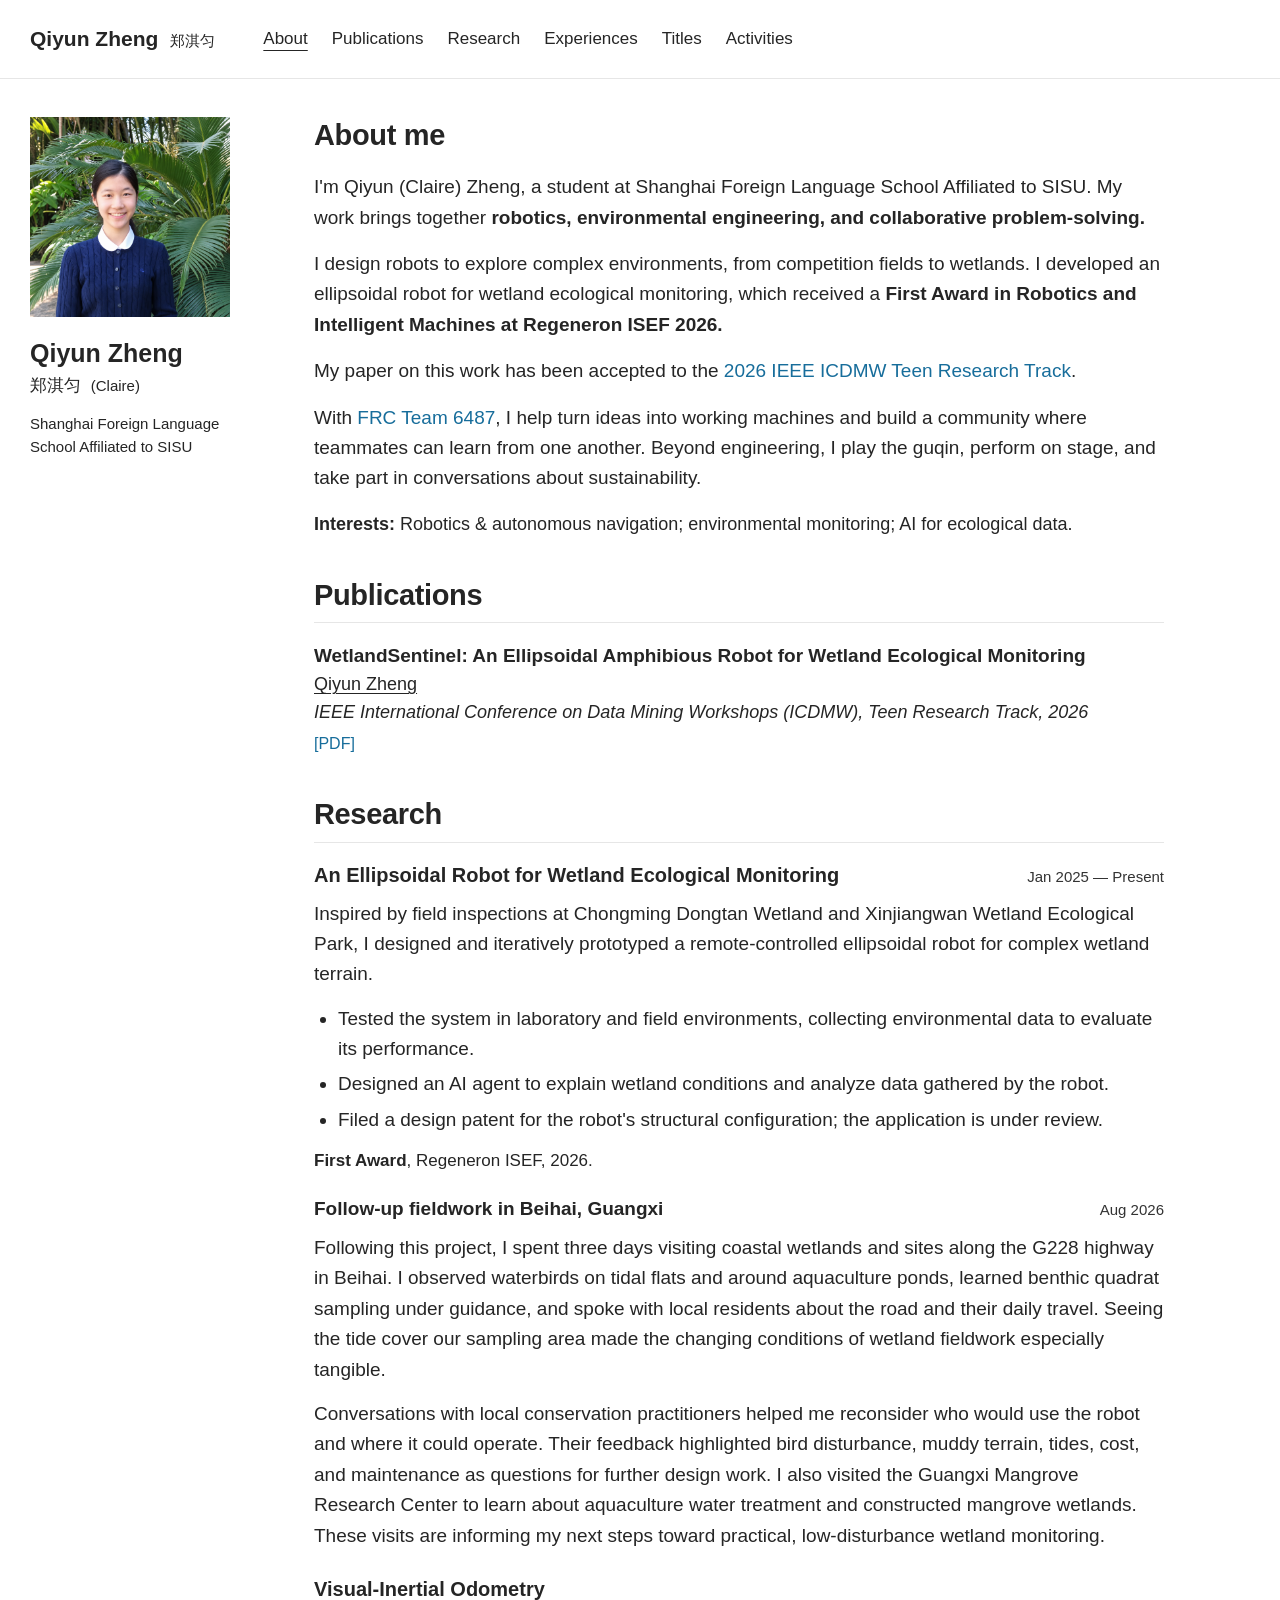
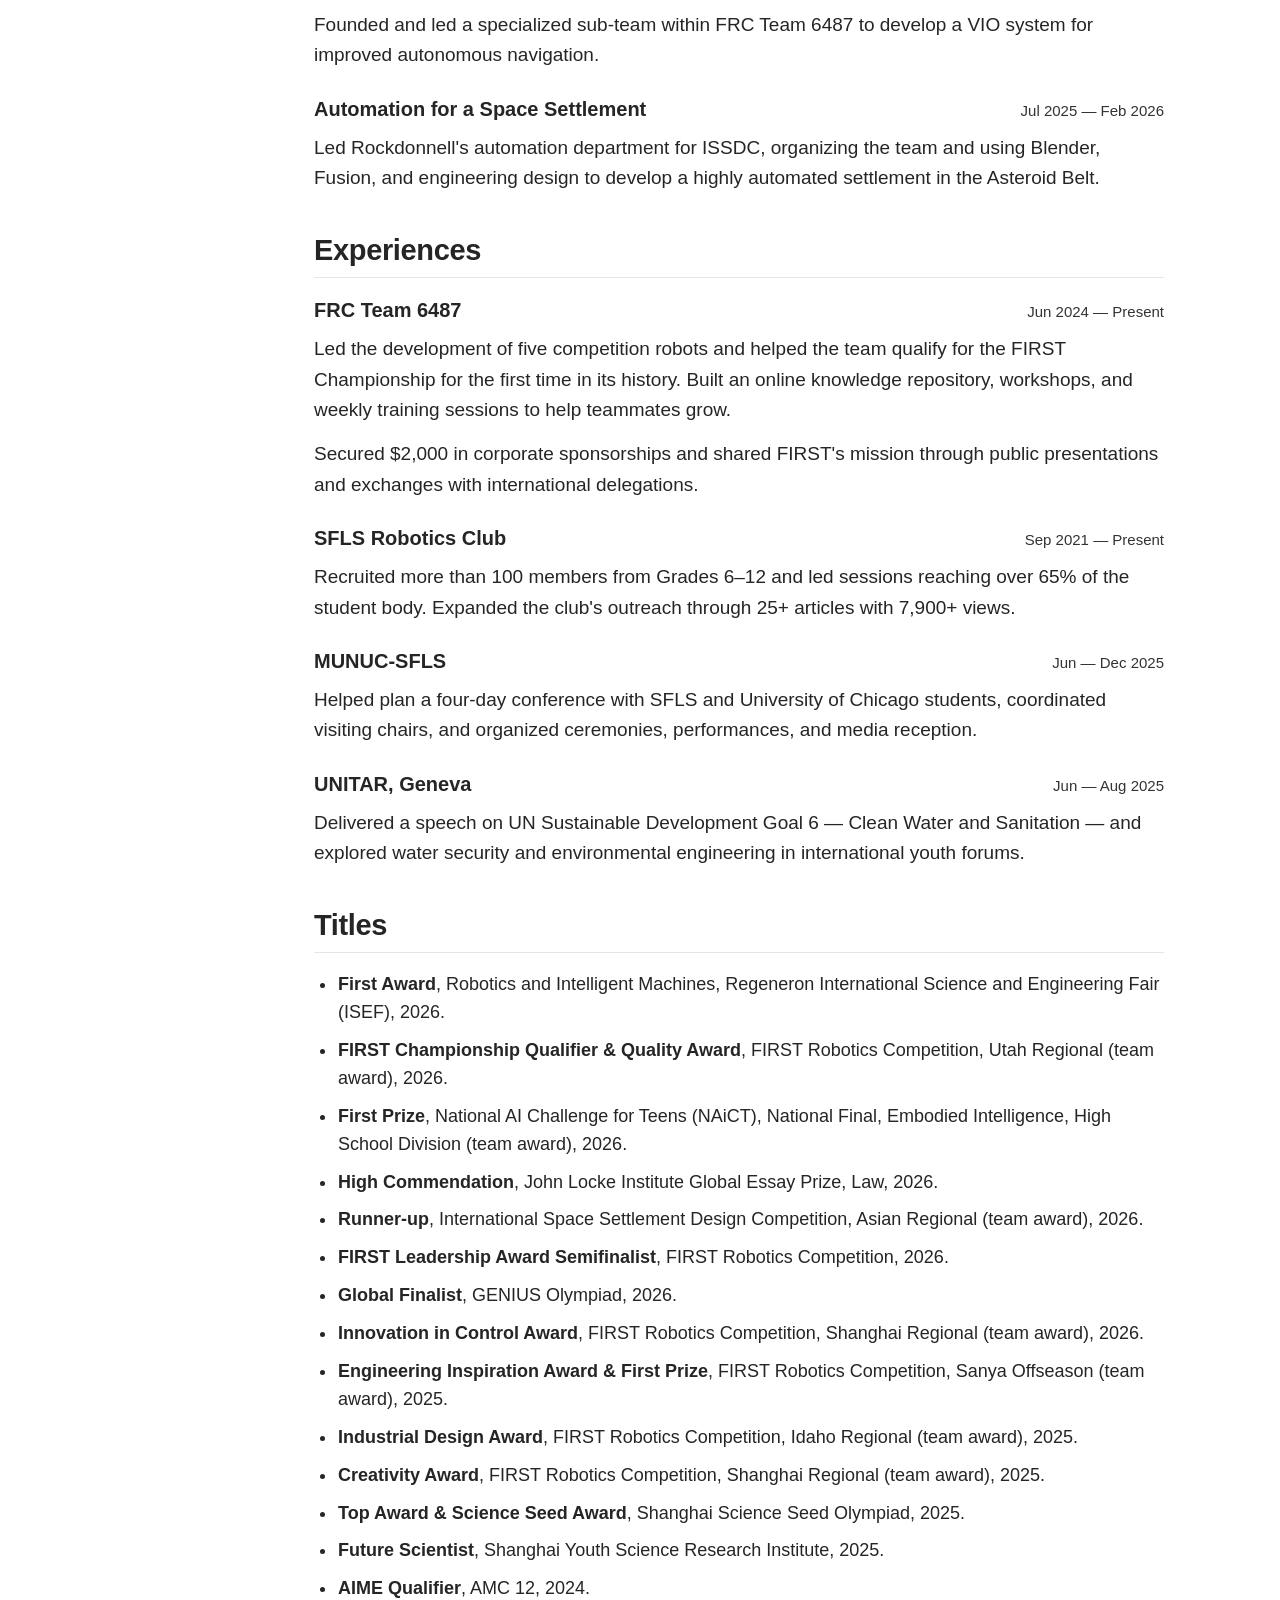
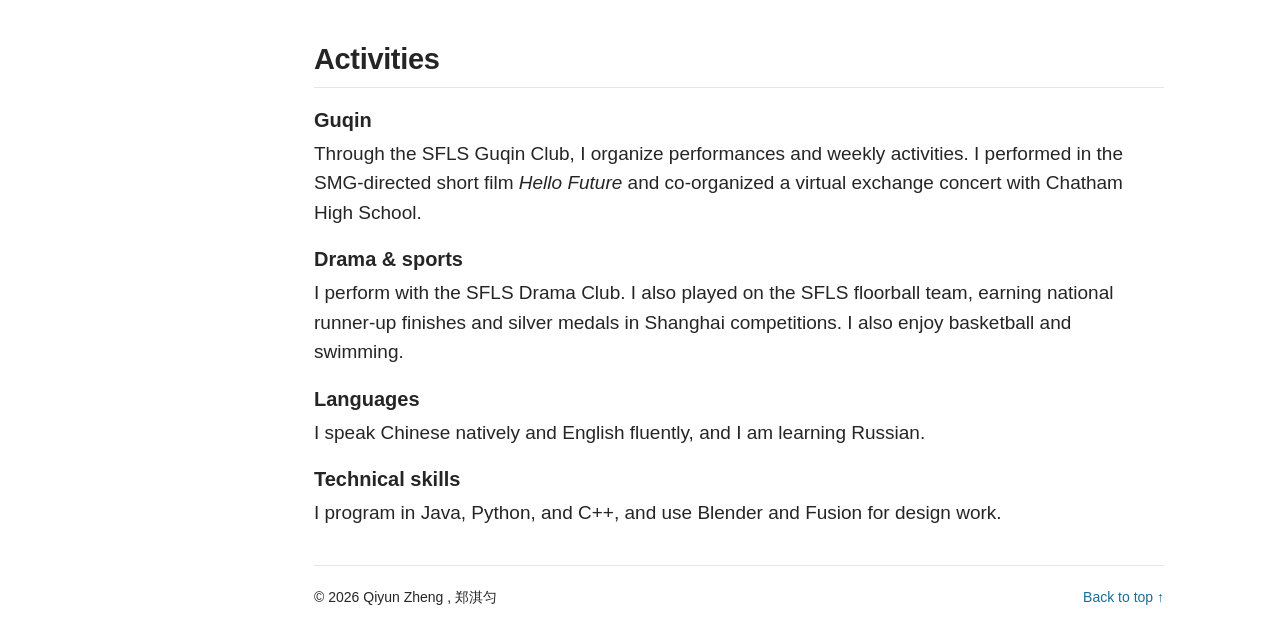
<file: index.html>
<!doctype html>
<html lang="en">
<head>
  <meta charset="utf-8"><meta name="viewport" content="width=device-width,initial-scale=1">
  <title>Qiyun (Claire) Zheng · Robotics & Environmental Engineering</title>
  <meta name="description" content="Qiyun (Claire) Zheng — exploring robotics and environmental engineering.">
  <meta name="theme-color" content="#ffffff">
  <link rel="icon" href="assets/images/favicon.svg" type="image/svg+xml"><link rel="stylesheet" href="assets/css/main.css?v=20261017-1">
</head>
<body>
<a class="skip" href="#about">Skip to content</a>
<header><div class="header-inner"><a class="brand" href="#">Qiyun Zheng<span>郑淇匀</span></a><nav aria-label="Main navigation"><a href="#about">About</a><a href="#publications">Publications</a><a href="#research">Research</a><a href="#leadership">Experiences</a><a href="#honors">Titles</a><a href="#activities">Activities</a></nav></div></header>
<div class="layout">
<aside class="profile">
  <div class="portrait-wrap"><img id="portrait" src="assets/images/portrait.png" alt="Qiyun Zheng smiling in front of green palm leaves" width="1216" height="1293"></div>
  <h1>Qiyun Zheng<span class="chinese">郑淇匀 <span class="nickname">(Claire)</span></span></h1>
  <p class="school">Shanghai Foreign Language School Affiliated to SISU</p>
  
  

</aside>
<main>
<section id="about" class="intro">
  <h2>About me</h2>
  <p>I'm Qiyun (Claire) Zheng, a student at Shanghai Foreign Language School Affiliated to SISU. My work brings together <strong>robotics, environmental engineering, and collaborative problem-solving.</strong></p>
  <p>I design robots to explore complex environments, from competition fields to wetlands. I developed an ellipsoidal robot for wetland ecological monitoring, which received a <strong>First Award in Robotics and Intelligent Machines at Regeneron ISEF 2026.</strong></p>
  <p>My paper on this work has been accepted to the <a href="#publications">2026 IEEE ICDMW Teen Research Track</a>.</p>
  <p>With <a href="#leadership">FRC Team 6487</a>, I help turn ideas into working machines and build a community where teammates can learn from one another. Beyond engineering, I play the guqin, perform on stage, and take part in conversations about sustainability.</p>
  <p class="interests"><strong>Interests:</strong> Robotics &amp; autonomous navigation; environmental monitoring; AI for ecological data.</p>
</section>
<section id="publications">
<div class="section-heading"><h2>Publications</h2></div>
<p class="publication">
<strong>WetlandSentinel: An Ellipsoidal Amphibious Robot for Wetland Ecological Monitoring</strong><br>
<span class="author-name">Qiyun Zheng</span><br>
<em>IEEE International Conference on Data Mining Workshops (ICDMW), Teen Research Track, 2026</em><br>
<a href="https://zqy6487.github.io/WetlandSentinel/WetlandSentinel_Qiyun_Zheng.pdf">[PDF]</a>

</p>
</section>
<section id="research">
  <div class="section-heading research-heading"><h2>Research</h2></div>
  <article class="featured"><div class="activity-heading"><h3>An Ellipsoidal Robot for Wetland Ecological Monitoring</h3><p class="date">Jan 2025 — Present</p></div><p>Inspired by field inspections at Chongming Dongtan Wetland and Xinjiangwan Wetland Ecological Park, I designed and iteratively prototyped a remote-controlled ellipsoidal robot for complex wetland terrain.</p><ul><li>Tested the system in laboratory and field environments, collecting environmental data to evaluate its performance.</li><li>Designed an AI agent to explain wetland conditions and analyze data gathered by the robot.</li><li>Filed a design patent for the robot's structural configuration; the application is under review.</li></ul><p class="recognition"><strong>First Award</strong>, Regeneron ISEF, 2026.</p>
<div class="fieldwork">
<div class="activity-heading"><h4>Follow-up fieldwork in Beihai, Guangxi</h4><p class="date">Aug 2026</p></div>
<p>Following this project, I spent three days visiting coastal wetlands and sites along the G228 highway in Beihai. I observed waterbirds on tidal flats and around aquaculture ponds, learned benthic quadrat sampling under guidance, and spoke with local residents about the road and their daily travel. Seeing the tide cover our sampling area made the changing conditions of wetland fieldwork especially tangible.</p>
<p>Conversations with local conservation practitioners helped me reconsider who would use the robot and where it could operate. Their feedback highlighted bird disturbance, muddy terrain, tides, cost, and maintenance as questions for further design work. I also visited the Guangxi Mangrove Research Center to learn about aquaculture water treatment and constructed mangrove wetlands. These visits are informing my next steps toward practical, low-disturbance wetland monitoring.</p>
</div></article>
  <article class="simple-project"><div><h3>Visual-Inertial Odometry</h3><p>Founded and led a specialized sub-team within FRC Team 6487 to develop a VIO system for improved autonomous navigation.</p></div></article>
  <article class="simple-project"><div><div class="activity-heading"><h3>Automation for a Space Settlement</h3><p class="date">Jul 2025 — Feb 2026</p></div><p>Led Rockdonnell's automation department for ISSDC, organizing the team and using Blender, Fusion, and engineering design to develop a highly automated settlement in the Asteroid Belt.</p></div></article>
</section>
<section id="leadership"><div class="section-heading"><h2>Experiences</h2></div>
  <article class="experience"><div><div class="activity-heading"><h3>FRC Team 6487</h3><p class="date">Jun 2024 — Present</p></div><p>Led the development of five competition robots and helped the team qualify for the FIRST Championship for the first time in its history. Built an online knowledge repository, workshops, and weekly training sessions to help teammates grow.</p><p>Secured $2,000 in corporate sponsorships and shared FIRST's mission through public presentations and exchanges with international delegations.</p></div></article>
  <article class="experience"><div><div class="activity-heading"><h3>SFLS Robotics Club</h3><p class="date">Sep 2021 — Present</p></div><p>Recruited more than 100 members from Grades 6–12 and led sessions reaching over 65% of the student body. Expanded the club's outreach through 25+ articles with 7,900+ views.</p></div></article>
  <article class="experience"><div><div class="activity-heading"><h3>MUNUC-SFLS</h3><p class="date">Jun — Dec 2025</p></div><p>Helped plan a four-day conference with SFLS and University of Chicago students, coordinated visiting chairs, and organized ceremonies, performances, and media reception.</p></div></article>
  <article class="experience"><div><div class="activity-heading"><h3>UNITAR, Geneva</h3><p class="date">Jun — Aug 2025</p></div><p>Delivered a speech on UN Sustainable Development Goal 6 — Clean Water and Sanitation — and explored water security and environmental engineering in international youth forums.</p></div></article>
</section>
<section id="honors"><div class="section-heading"><h2>Titles</h2></div>
<ul class="honors-list">
<li><strong>First Award</strong>, Robotics and Intelligent Machines, Regeneron International Science and Engineering Fair (ISEF), 2026.</li>
<li><strong>FIRST Championship Qualifier &amp; Quality Award</strong>, FIRST Robotics Competition, Utah Regional (team award), 2026.</li>
<li><strong>First Prize</strong>, National AI Challenge for Teens (NAiCT), National Final, Embodied Intelligence, High School Division (team award), 2026.</li>
<li><strong>High Commendation</strong>, John Locke Institute Global Essay Prize, Law, 2026.</li>
<li><strong>Runner-up</strong>, International Space Settlement Design Competition, Asian Regional (team award), 2026.</li>
<li><strong>FIRST Leadership Award Semifinalist</strong>, FIRST Robotics Competition, 2026.</li>
<li><strong>Global Finalist</strong>, GENIUS Olympiad, 2026.</li>
<li><strong>Innovation in Control Award</strong>, FIRST Robotics Competition, Shanghai Regional (team award), 2026.</li>
<li><strong>Engineering Inspiration Award &amp; First Prize</strong>, FIRST Robotics Competition, Sanya Offseason (team award), 2025.</li>
<li><strong>Industrial Design Award</strong>, FIRST Robotics Competition, Idaho Regional (team award), 2025.</li>
<li><strong>Creativity Award</strong>, FIRST Robotics Competition, Shanghai Regional (team award), 2025.</li>
<li><strong>Top Award &amp; Science Seed Award</strong>, Shanghai Science Seed Olympiad, 2025.</li>
<li><strong>Future Scientist</strong>, Shanghai Youth Science Research Institute, 2025.</li>
<li><strong>AIME Qualifier</strong>, AMC 12, 2024.</li>
</ul>
</section>
<section id="activities"><div class="section-heading"><h2>Activities</h2></div><div class="beyond-grid"><article><h3>Guqin</h3><p>Through the SFLS Guqin Club, I organize performances and weekly activities. I performed in the SMG-directed short film <em>Hello Future</em> and co-organized a virtual exchange concert with Chatham High School.</p></article><article><h3>Drama &amp; sports</h3><p>I perform with the SFLS Drama Club. I also played on the SFLS floorball team, earning national runner-up finishes and silver medals in Shanghai competitions. I also enjoy basketball and swimming.</p></article><article><h3>Languages</h3><p>I speak Chinese natively and English fluently, and I am learning Russian.</p></article><article><h3>Technical skills</h3><p>I program in Java, Python, and C++, and use Blender and Fusion for design work.</p></article></div></section>
<footer><p>© 2026 Qiyun Zheng <span>, 郑淇匀</span></p><a href="#">Back to top ↑</a></footer>
</main></div><script src="assets/js/main.js"></script></body></html>
</file>
<file: assets/css/main.css>
:root{--text:#252525;--link:#176d9b;--line:#e6e6e6}
*{box-sizing:border-box}
html{scroll-behavior:smooth;scroll-padding-top:24px}
body{margin:0;background:#fff;color:var(--text);font:19px/1.6 -apple-system,".SFNSText-Regular","San Francisco","Roboto","Segoe UI","Helvetica Neue","Lucida Grande",Arial,sans-serif}
a{color:var(--link);text-decoration:none}a:hover{text-decoration:underline}a:focus-visible{outline:2px solid var(--link);outline-offset:4px}
header{border-bottom:1px solid var(--line)}.header-inner{max-width:1280px;margin:auto;padding:22px 30px;display:flex;align-items:center;gap:48px}.brand{font-size:21px;font-weight:700;color:var(--text);white-space:nowrap}.brand span{font-size:15px;font-weight:400;margin-left:12px}nav{display:flex;gap:24px;font-size:17px}nav a{color:var(--text)}nav a.active{text-decoration:underline;text-underline-offset:6px}
.layout{max-width:1280px;margin:auto;padding:38px 30px 0;display:grid;grid-template-columns:230px minmax(0,1fr);gap:54px}.profile{position:sticky;top:32px;align-self:start}.portrait-wrap,.portrait-wrap img{width:200px;height:200px}.portrait-wrap img{display:block;object-fit:cover;object-position:50% 30%;border-radius:0}
h1,h2,h3{font-family:inherit;color:var(--text)}.profile h1{font-size:25px;line-height:1.3;margin:20px 0 16px}.chinese{display:block;font-size:17px;font-weight:400;margin-top:6px}.nickname{font-size:15px;margin-left:5px}.profile p{font-size:15px;line-height:1.5;margin:0 0 6px}.profile .school{margin-top:14px;max-width:225px}.team-role a{color:inherit}
main{min-width:0;max-width:850px}section{margin-bottom:38px}h2{font-size:29px;line-height:1.3;margin:0;font-weight:700;letter-spacing:-.35px}.intro h2{margin-bottom:18px}.section-heading{border-bottom:1px solid var(--line);padding-bottom:8px;margin-bottom:18px}h3{font-size:20px;line-height:1.4;margin:0 0 7px;font-weight:650}strong{font-weight:650}p{margin:0 0 14px}.intro p{margin-bottom:16px}.interests{font-size:18px}article{margin:0 0 24px}article:last-child{margin-bottom:0}.date,.entry-meta{font-size:15px;line-height:1.5;margin:0 0 10px;color:#333;font-variant-numeric:tabular-nums}.entry-meta .date{font-size:inherit}.experience h3 span{font-weight:400}.featured ul{padding-left:24px;margin:12px 0}.featured li{padding-left:0;margin-bottom:5px}.recognition{font-size:17px;margin:12px 0 0}.publication{font-size:18px;line-height:1.55;margin:0}.publication strong{font-size:19px}.publication em{font-style:italic}.author-name{text-decoration:underline;text-underline-offset:3px}.publication a{display:inline-block;margin-top:5px;font-size:16px}
.honors-list{padding-left:23px;margin:0}.honors-list li{font-size:18px;line-height:1.55;margin:0 0 10px;padding-left:1px}.honors-list li:last-child{margin-bottom:0}.beyond-grid article{margin-bottom:18px}.beyond-grid h3{margin-bottom:5px}.beyond-grid p,.skills p{line-height:1.55;margin:0 0 12px}.skills{margin-top:18px}em{font-style:italic}footer{border-top:1px solid var(--line);display:flex;justify-content:space-between;gap:20px;padding:20px 0 32px;font-size:14px}footer p{margin:0}.skip{position:absolute;top:-100px;left:20px;background:white;padding:8px;z-index:20}.skip:focus{top:5px}
@media(max-width:1050px){.header-inner{display:block}.brand{display:block;margin-bottom:12px}nav{flex-wrap:wrap;row-gap:6px}nav a{white-space:nowrap;padding:3px 0}.brand span{display:none}nav{gap:18px;font-size:16px}.layout{grid-template-columns:200px minmax(0,1fr);gap:35px}.portrait-wrap,.portrait-wrap img{width:180px;height:180px}}
@media(max-width:700px){body{font-size:18px}.header-inner{display:block;padding:16px 22px}.brand{display:block;margin-bottom:12px}nav{column-gap:22px;row-gap:6px;font-size:15px}.layout{display:block;padding:26px 22px 0}.profile{position:static;display:grid;grid-template-columns:120px minmax(0,1fr);column-gap:20px;margin-bottom:30px}.portrait-wrap{grid-row:1/6}.portrait-wrap,.portrait-wrap img{width:120px;height:120px}.profile h1{font-size:23px;margin:0 0 10px}.chinese{font-size:15px;margin-top:4px}.nickname{font-size:14px}.profile p{font-size:13px;margin:0 0 5px}.profile .school{margin-top:5px;max-width:none}h2{font-size:26px}h3{font-size:19px}.honors-list li,.publication,.publication strong{font-size:18px}.interests{font-size:17px}section{margin-bottom:32px}}
@media(max-width:360px){.profile{grid-template-columns:96px minmax(0,1fr);column-gap:14px}.portrait-wrap,.portrait-wrap img{width:96px;height:96px}.profile h1{font-size:21px}}
@media(prefers-reduced-motion:reduce){html{scroll-behavior:auto}}
@media print{header,.skip,footer>a{display:none}.layout{padding:0;grid-template-columns:160px 1fr;gap:25px}.profile{position:static}.portrait-wrap,.portrait-wrap img{width:145px;height:145px}body{font-size:12px}h2{font-size:20px}h3{font-size:15px}.honors-list li,.publication,.publication strong{font-size:12px}}

.fieldwork{margin-top:22px}.fieldwork h4{font-size:19px;line-height:1.4;font-weight:650;margin:0 0 7px}.fieldwork p:last-child{margin-bottom:0}

.activity-heading{display:grid;grid-template-columns:minmax(0,1fr) auto;align-items:baseline;column-gap:24px;margin-bottom:10px}.activity-heading h3,.activity-heading h4,.activity-heading .date{margin:0}.activity-heading .date{text-align:right;white-space:nowrap}.profile .school{margin-top:0}@media(max-width:700px){.activity-heading{column-gap:14px}.activity-heading .date{font-size:13px}.profile .portrait-wrap{grid-row:1/3}}
</file>
